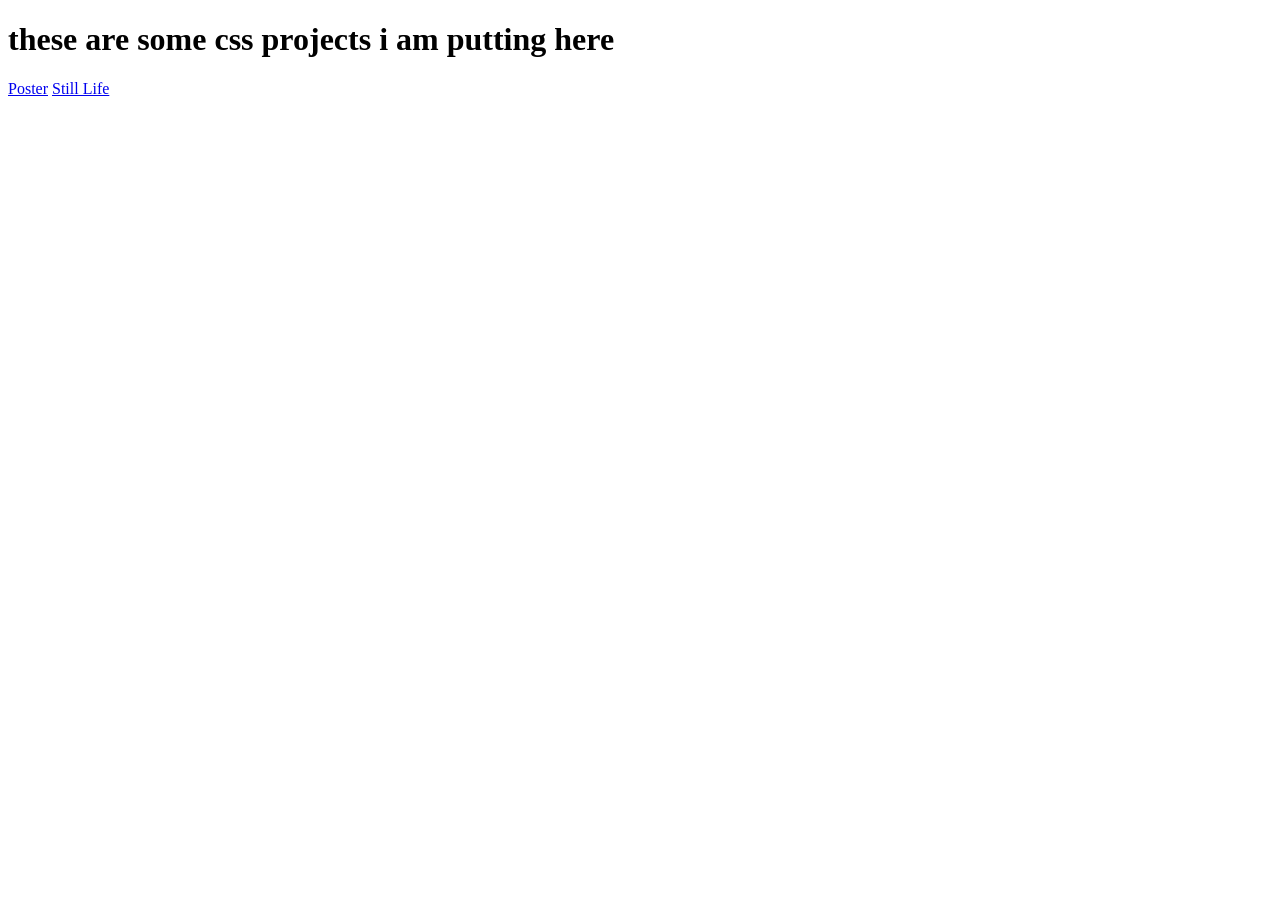
<file: index.html>
<!DOCTYPE html>
<html lang="en-US">
  <head>
    <title>CSSing</title>
    <style>
    </style>
  </head>
  <body>
    <h1>
      these are some css projects i am putting here
    </h1>
    <a href="poster/index.html" target="_blank">Poster</a>
    <a href="still-life/index.html" target="_blank">Still Life</a>
  </body>
</html>
</file>
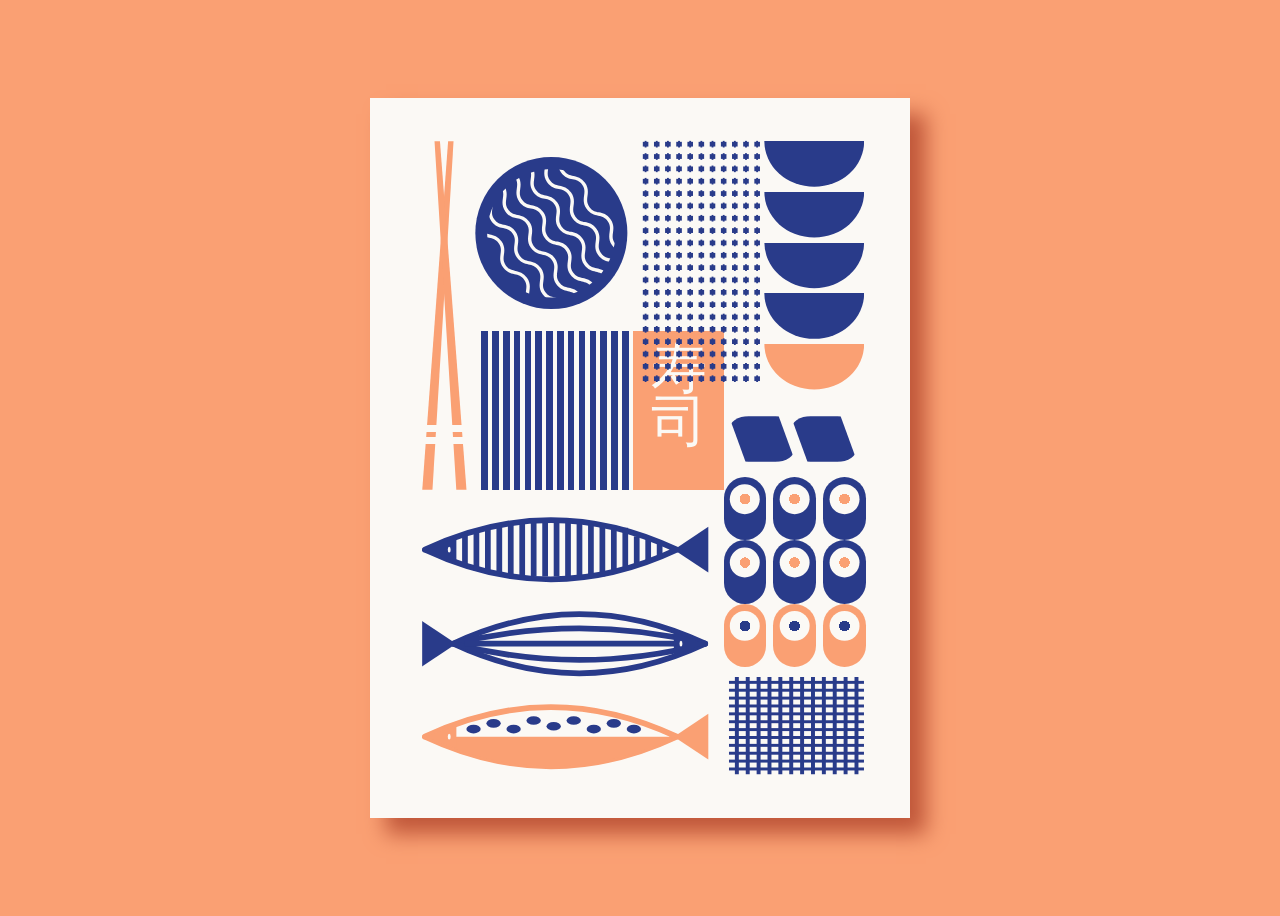
<file: poster/index.html>
<!DOCTYPE html>
<html lang="en-US">
  <head>
    <link href="styles.css" rel="stylesheet">
    
    <link rel="preconnect" href="https://fonts.googleapis.com">
    <link rel="preconnect" href="https://fonts.gstatic.com" crossorigin>
    <link href="https://fonts.googleapis.com/css2?family=Ma+Shan+Zheng&display=swap" rel="stylesheet">
    
    <title>Sushi Poster</title>
  </head>
  <body>
    <div class="paper">
      <div class="paper-items-box">
        <div class="sticks-box">
        <div class="stick" id="stick1"></div>
        <div class="stick" id="stick2"></div>
        <div class="highlight" id="highlight1"></div>
        <div class="highlight" id="highlight2"></div>
      </div>
      <div class="circle-box">
        <div class="circle"></div>
        <div class="squiggle-box"> 
          <!-- modified from https://thenounproject.com/icon/squiggle-3789934/ -->
          <svg class="squiggle" id="s1" xmlns="http://www.w3.org/2000/svg" x="0px" y="0px" width="80%" viewBox="0 0 100 125" style="enable-background:new 0 0 100 100;">
          <path fill="#fbf9f5" d="M89,46c-3.6425781,0-5.5224609,1.734375-7.1806641,3.2646484C80.2285156,50.7324219,78.8544922,52,75.9941406,52  s-4.234375-1.2675781-5.8251953-2.7353516C68.5107422,47.734375,66.6308594,46,62.9882812,46  c-3.640625,0-5.5195312,1.734375-7.1777344,3.265625C54.2216797,50.7324219,52.8486328,52,49.9912109,52  c-2.859375,0-4.2324219-1.2675781-5.8232422-2.7353516C42.5107422,47.734375,40.6308594,46,36.9902344,46  s-5.5195312,1.734375-7.1777344,3.265625C28.2236328,50.7324219,26.8505859,52,23.9931641,52  c-2.8564453,0-4.2285156-1.2675781-5.8173828-2.734375C16.5185547,47.7353516,14.6396484,46,11,46c-0.5527344,0-1,0.4472656-1,1  s0.4472656,1,1,1c2.8574219,0,4.2294922,1.2675781,5.8183594,2.734375C18.4755859,52.265625,20.3544922,54,23.9931641,54  c3.6396484,0,5.5185547-1.734375,7.1767578-3.2646484C32.7587891,49.2675781,34.1318359,48,36.9902344,48  c2.859375,0,4.2314453,1.2675781,5.8212891,2.734375C44.4697266,52.265625,46.3496094,54,49.9912109,54  c3.6396484,0,5.5185547-1.734375,7.1767578-3.2646484C58.7568359,49.2675781,60.1298828,48,62.9882812,48  c2.8603516,0,4.234375,1.2675781,5.8251953,2.7353516C70.4716797,52.265625,72.3515625,54,75.9941406,54  s5.5224609-1.734375,7.1806641-3.2646484C84.765625,49.2675781,86.1396484,48,89,48c0.5527344,0,1-0.4472656,1-1  S89.5527344,46,89,46z"/>
          </svg>
          <svg class="squiggle" id="s2" xmlns="http://www.w3.org/2000/svg" x="0px" y="0px" width="80%" viewBox="0 0 100 125" style="enable-background:new 0 0 100 100;">
          <path fill="#fbf9f5" d="M89,46c-3.6425781,0-5.5224609,1.734375-7.1806641,3.2646484C80.2285156,50.7324219,78.8544922,52,75.9941406,52  s-4.234375-1.2675781-5.8251953-2.7353516C68.5107422,47.734375,66.6308594,46,62.9882812,46  c-3.640625,0-5.5195312,1.734375-7.1777344,3.265625C54.2216797,50.7324219,52.8486328,52,49.9912109,52  c-2.859375,0-4.2324219-1.2675781-5.8232422-2.7353516C42.5107422,47.734375,40.6308594,46,36.9902344,46  s-5.5195312,1.734375-7.1777344,3.265625C28.2236328,50.7324219,26.8505859,52,23.9931641,52  c-2.8564453,0-4.2285156-1.2675781-5.8173828-2.734375C16.5185547,47.7353516,14.6396484,46,11,46c-0.5527344,0-1,0.4472656-1,1  s0.4472656,1,1,1c2.8574219,0,4.2294922,1.2675781,5.8183594,2.734375C18.4755859,52.265625,20.3544922,54,23.9931641,54  c3.6396484,0,5.5185547-1.734375,7.1767578-3.2646484C32.7587891,49.2675781,34.1318359,48,36.9902344,48  c2.859375,0,4.2314453,1.2675781,5.8212891,2.734375C44.4697266,52.265625,46.3496094,54,49.9912109,54  c3.6396484,0,5.5185547-1.734375,7.1767578-3.2646484C58.7568359,49.2675781,60.1298828,48,62.9882812,48  c2.8603516,0,4.234375,1.2675781,5.8251953,2.7353516C70.4716797,52.265625,72.3515625,54,75.9941406,54  s5.5224609-1.734375,7.1806641-3.2646484C84.765625,49.2675781,86.1396484,48,89,48c0.5527344,0,1-0.4472656,1-1  S89.5527344,46,89,46z"/>
          </svg>
          <svg class="squiggle" id="s3" xmlns="http://www.w3.org/2000/svg" x="0px" y="0px" width="80%" viewBox="0 0 100 125" style="enable-background:new 0 0 100 100;">
          <path fill="#fbf9f5" d="M89,46c-3.6425781,0-5.5224609,1.734375-7.1806641,3.2646484C80.2285156,50.7324219,78.8544922,52,75.9941406,52  s-4.234375-1.2675781-5.8251953-2.7353516C68.5107422,47.734375,66.6308594,46,62.9882812,46  c-3.640625,0-5.5195312,1.734375-7.1777344,3.265625C54.2216797,50.7324219,52.8486328,52,49.9912109,52  c-2.859375,0-4.2324219-1.2675781-5.8232422-2.7353516C42.5107422,47.734375,40.6308594,46,36.9902344,46  s-5.5195312,1.734375-7.1777344,3.265625C28.2236328,50.7324219,26.8505859,52,23.9931641,52  c-2.8564453,0-4.2285156-1.2675781-5.8173828-2.734375C16.5185547,47.7353516,14.6396484,46,11,46c-0.5527344,0-1,0.4472656-1,1  s0.4472656,1,1,1c2.8574219,0,4.2294922,1.2675781,5.8183594,2.734375C18.4755859,52.265625,20.3544922,54,23.9931641,54  c3.6396484,0,5.5185547-1.734375,7.1767578-3.2646484C32.7587891,49.2675781,34.1318359,48,36.9902344,48  c2.859375,0,4.2314453,1.2675781,5.8212891,2.734375C44.4697266,52.265625,46.3496094,54,49.9912109,54  c3.6396484,0,5.5185547-1.734375,7.1767578-3.2646484C58.7568359,49.2675781,60.1298828,48,62.9882812,48  c2.8603516,0,4.234375,1.2675781,5.8251953,2.7353516C70.4716797,52.265625,72.3515625,54,75.9941406,54  s5.5224609-1.734375,7.1806641-3.2646484C84.765625,49.2675781,86.1396484,48,89,48c0.5527344,0,1-0.4472656,1-1  S89.5527344,46,89,46z"/>
          </svg>
          <svg class="squiggle" id="s4" xmlns="http://www.w3.org/2000/svg" x="0px" y="0px" width="80%" viewBox="0 0 100 125" style="enable-background:new 0 0 100 100;">
          <path fill="#fbf9f5" d="M89,46c-3.6425781,0-5.5224609,1.734375-7.1806641,3.2646484C80.2285156,50.7324219,78.8544922,52,75.9941406,52  s-4.234375-1.2675781-5.8251953-2.7353516C68.5107422,47.734375,66.6308594,46,62.9882812,46  c-3.640625,0-5.5195312,1.734375-7.1777344,3.265625C54.2216797,50.7324219,52.8486328,52,49.9912109,52  c-2.859375,0-4.2324219-1.2675781-5.8232422-2.7353516C42.5107422,47.734375,40.6308594,46,36.9902344,46  s-5.5195312,1.734375-7.1777344,3.265625C28.2236328,50.7324219,26.8505859,52,23.9931641,52  c-2.8564453,0-4.2285156-1.2675781-5.8173828-2.734375C16.5185547,47.7353516,14.6396484,46,11,46c-0.5527344,0-1,0.4472656-1,1  s0.4472656,1,1,1c2.8574219,0,4.2294922,1.2675781,5.8183594,2.734375C18.4755859,52.265625,20.3544922,54,23.9931641,54  c3.6396484,0,5.5185547-1.734375,7.1767578-3.2646484C32.7587891,49.2675781,34.1318359,48,36.9902344,48  c2.859375,0,4.2314453,1.2675781,5.8212891,2.734375C44.4697266,52.265625,46.3496094,54,49.9912109,54  c3.6396484,0,5.5185547-1.734375,7.1767578-3.2646484C58.7568359,49.2675781,60.1298828,48,62.9882812,48  c2.8603516,0,4.234375,1.2675781,5.8251953,2.7353516C70.4716797,52.265625,72.3515625,54,75.9941406,54  s5.5224609-1.734375,7.1806641-3.2646484C84.765625,49.2675781,86.1396484,48,89,48c0.5527344,0,1-0.4472656,1-1  S89.5527344,46,89,46z"/>
          </svg>
          <svg class="squiggle" id="s5" xmlns="http://www.w3.org/2000/svg" x="0px" y="0px" width="80%" viewBox="0 0 100 125" style="enable-background:new 0 0 100 100;">
          <path fill="#fbf9f5" d="M89,46c-3.6425781,0-5.5224609,1.734375-7.1806641,3.2646484C80.2285156,50.7324219,78.8544922,52,75.9941406,52  s-4.234375-1.2675781-5.8251953-2.7353516C68.5107422,47.734375,66.6308594,46,62.9882812,46  c-3.640625,0-5.5195312,1.734375-7.1777344,3.265625C54.2216797,50.7324219,52.8486328,52,49.9912109,52  c-2.859375,0-4.2324219-1.2675781-5.8232422-2.7353516C42.5107422,47.734375,40.6308594,46,36.9902344,46  s-5.5195312,1.734375-7.1777344,3.265625C28.2236328,50.7324219,26.8505859,52,23.9931641,52  c-2.8564453,0-4.2285156-1.2675781-5.8173828-2.734375C16.5185547,47.7353516,14.6396484,46,11,46c-0.5527344,0-1,0.4472656-1,1  s0.4472656,1,1,1c2.8574219,0,4.2294922,1.2675781,5.8183594,2.734375C18.4755859,52.265625,20.3544922,54,23.9931641,54  c3.6396484,0,5.5185547-1.734375,7.1767578-3.2646484C32.7587891,49.2675781,34.1318359,48,36.9902344,48  c2.859375,0,4.2314453,1.2675781,5.8212891,2.734375C44.4697266,52.265625,46.3496094,54,49.9912109,54  c3.6396484,0,5.5185547-1.734375,7.1767578-3.2646484C58.7568359,49.2675781,60.1298828,48,62.9882812,48  c2.8603516,0,4.234375,1.2675781,5.8251953,2.7353516C70.4716797,52.265625,72.3515625,54,75.9941406,54  s5.5224609-1.734375,7.1806641-3.2646484C84.765625,49.2675781,86.1396484,48,89,48c0.5527344,0,1-0.4472656,1-1  S89.5527344,46,89,46z"/>
          </svg>
          <svg class="squiggle" id="s6" xmlns="http://www.w3.org/2000/svg" x="0px" y="0px" width="80%" viewBox="0 0 100 125" style="enable-background:new 0 0 100 100;">
          <path fill="#fbf9f5" d="M89,46c-3.6425781,0-5.5224609,1.734375-7.1806641,3.2646484C80.2285156,50.7324219,78.8544922,52,75.9941406,52  s-4.234375-1.2675781-5.8251953-2.7353516C68.5107422,47.734375,66.6308594,46,62.9882812,46  c-3.640625,0-5.5195312,1.734375-7.1777344,3.265625C54.2216797,50.7324219,52.8486328,52,49.9912109,52  c-2.859375,0-4.2324219-1.2675781-5.8232422-2.7353516C42.5107422,47.734375,40.6308594,46,36.9902344,46  s-5.5195312,1.734375-7.1777344,3.265625C28.2236328,50.7324219,26.8505859,52,23.9931641,52  c-2.8564453,0-4.2285156-1.2675781-5.8173828-2.734375C16.5185547,47.7353516,14.6396484,46,11,46c-0.5527344,0-1,0.4472656-1,1  s0.4472656,1,1,1c2.8574219,0,4.2294922,1.2675781,5.8183594,2.734375C18.4755859,52.265625,20.3544922,54,23.9931641,54  c3.6396484,0,5.5185547-1.734375,7.1767578-3.2646484C32.7587891,49.2675781,34.1318359,48,36.9902344,48  c2.859375,0,4.2314453,1.2675781,5.8212891,2.734375C44.4697266,52.265625,46.3496094,54,49.9912109,54  c3.6396484,0,5.5185547-1.734375,7.1767578-3.2646484C58.7568359,49.2675781,60.1298828,48,62.9882812,48  c2.8603516,0,4.234375,1.2675781,5.8251953,2.7353516C70.4716797,52.265625,72.3515625,54,75.9941406,54  s5.5224609-1.734375,7.1806641-3.2646484C84.765625,49.2675781,86.1396484,48,89,48c0.5527344,0,1-0.4472656,1-1  S89.5527344,46,89,46z"/>
          </svg>
          <svg class="squiggle" id="s7" xmlns="http://www.w3.org/2000/svg" x="0px" y="0px" width="80%" viewBox="0 0 100 125" style="enable-background:new 0 0 100 100;">
          <path fill="#fbf9f5" d="M89,46c-3.6425781,0-5.5224609,1.734375-7.1806641,3.2646484C80.2285156,50.7324219,78.8544922,52,75.9941406,52  s-4.234375-1.2675781-5.8251953-2.7353516C68.5107422,47.734375,66.6308594,46,62.9882812,46  c-3.640625,0-5.5195312,1.734375-7.1777344,3.265625C54.2216797,50.7324219,52.8486328,52,49.9912109,52  c-2.859375,0-4.2324219-1.2675781-5.8232422-2.7353516C42.5107422,47.734375,40.6308594,46,36.9902344,46  s-5.5195312,1.734375-7.1777344,3.265625C28.2236328,50.7324219,26.8505859,52,23.9931641,52  c-2.8564453,0-4.2285156-1.2675781-5.8173828-2.734375C16.5185547,47.7353516,14.6396484,46,11,46c-0.5527344,0-1,0.4472656-1,1  s0.4472656,1,1,1c2.8574219,0,4.2294922,1.2675781,5.8183594,2.734375C18.4755859,52.265625,20.3544922,54,23.9931641,54  c3.6396484,0,5.5185547-1.734375,7.1767578-3.2646484C32.7587891,49.2675781,34.1318359,48,36.9902344,48  c2.859375,0,4.2314453,1.2675781,5.8212891,2.734375C44.4697266,52.265625,46.3496094,54,49.9912109,54  c3.6396484,0,5.5185547-1.734375,7.1767578-3.2646484C58.7568359,49.2675781,60.1298828,48,62.9882812,48  c2.8603516,0,4.234375,1.2675781,5.8251953,2.7353516C70.4716797,52.265625,72.3515625,54,75.9941406,54  s5.5224609-1.734375,7.1806641-3.2646484C84.765625,49.2675781,86.1396484,48,89,48c0.5527344,0,1-0.4472656,1-1  S89.5527344,46,89,46z"/>
          </svg>
        </div>
      </div>
      <div class="dots-box"></div>
      <div class="ellipse-box">
        <div class="ellipse"></div>
        <div class="ellipse"></div>
        <div class="ellipse"></div>
        <div class="ellipse"></div>
        <div class="ellipse" id="peach-ellipse"></div>
      </div>
      <div class="lines-box">
        
          <div class="line"></div>
          <div class="line"></div>
          <div class="line"></div>
          <div class="line"></div>
          <div class="line"></div>
          <div class="line"></div>
          <div class="line"></div>
          <div class="line"></div>
          <div class="line"></div>
          <div class="line"></div>
          <div class="line"></div>
          <div class="line"></div>
          <div class="line"></div>
          <div class="line"></div>
        </div>
      <div class="text-box">
        <div class="letter" id="letter1">寿</div>
        <div class="letter" id="letter2">司</div></div>
      <div class="mako-box">
        <div class="mako" id="mako1">
          <div class="rice"></div>
        </div>
        <div class="mako" id="mako2">
          <div class="rice"></div>
        </div>
        </div>
      <div class="fishes-box">
        <div class="fish" id="fish1"> <!-- used https://editsvgcode.com/ to play with svg code --> 
          <svg width="97%" height="100%" viewBox="0 0 100 33.33" xmlns="http://www.w3.org/2000/svg">
          <path d="M 1 16.66 Q 45 -4 89 16.66
                   M 1 16.66 Q 45 37.33 89 16.66"
            stroke="#293b8a"
            stroke-width="2"
            stroke-linecap="round"
            fill="none"></path>
            <polygon
              points="88, 16.66 100, 8.66 100, 24.66"
              fill="#293b8a"/>
            <polygon
              points="1, 16.66 12, 12.66 12, 20.66"
              fill="#293b8a"/>
            <ellipse rx="0.5" ry="1" cx="9.5" cy="16.66"
            style="fill:#fbf9f5"/>
            <line x1="15" y1="11" x2="15" y2="22" 
                  stroke="#293b8a"
                  stroke-width="2"/>
            <line x1="19" y1="10" x2="19" y2="24" 
                  stroke="#293b8a"
                  stroke-width="2"/>
            <line x1="23" y1="9" x2="23" y2="25" 
                  stroke="#293b8a"
                  stroke-width="2"/>
            <line x1="27" y1="8" x2="27" y2="25" 
                  stroke="#293b8a"
                  stroke-width="2"/>
            <line x1="31" y1="8" x2="31" y2="26" 
                  stroke="#293b8a"
                  stroke-width="2"/>
            <line x1="35" y1="7" x2="35" y2="26" 
                  stroke="#293b8a"
                  stroke-width="2"/>
            <line x1="39" y1="7" x2="39" y2="26" 
                  stroke="#293b8a"
                  stroke-width="2"/>
            <line x1="43" y1="7" x2="43" y2="26" 
                  stroke="#293b8a"
                  stroke-width="2"/>
            <line x1="47" y1="7" x2="47" y2="26" 
                  stroke="#293b8a"
                  stroke-width="2"/>
            <line x1="51" y1="7" x2="51" y2="26" 
                  stroke="#293b8a"
                  stroke-width="2"/>
            <line x1="55" y1="7" x2="55" y2="26" 
                  stroke="#293b8a"
                  stroke-width="2"/>
            <line x1="59" y1="8" x2="59" y2="26" 
                  stroke="#293b8a"
                  stroke-width="2"/>
            <line x1="63" y1="8" x2="63" y2="26" 
                  stroke="#293b8a"
                  stroke-width="2"/>
            <line x1="67" y1="9" x2="67" y2="24" 
                  stroke="#293b8a"
                  stroke-width="2"/>
            <line x1="71" y1="9" x2="71" y2="23" 
                  stroke="#293b8a"
                  stroke-width="2"/>
            <line x1="75" y1="12" x2="75" y2="22" 
                  stroke="#293b8a"
                  stroke-width="2"/>
            <line x1="79" y1="13" x2="79" y2="21" 
                  stroke="#293b8a"
                  stroke-width="2"/>
            <line x1="83" y1="14" x2="83" y2="19" 
                  stroke="#293b8a"
                  stroke-width="2"/>
        </svg>
        </div>
        <div class="fish-box">
          <div class="fish" id="fish2">
            <svg width="97%" height="100%" viewBox="0 0 100 33.33" xmlns="http://www.w3.org/2000/svg">
              <path d="M 1 16.66 Q 45 -4 89 16.66
                   M 1 16.66 Q 45 37.33 89 16.66"
            stroke="#293b8a"
            stroke-width="2"
            stroke-linecap="round"
            fill="none"></path>
              <path d="M 1 16.66 Q 45 6 89 16.66"
                    stroke="#293b8a"
                    stroke-linecap="round"
                    fill="none"
                    stroke-width="2">
              </path>
              <path d="M 1 16.66 Q 45 28 89 16.66"
                    stroke="#293b8a"
                    stroke-linecap="round"
                    fill="none"
                    stroke-width="2">
              </path>
              <line x1="1" y1="16.66" x2="85" y2="16.66"
                    stroke="#293b8a"
                    stroke-width="2"/>
              <polygon
              points="88, 16.66 100, 8.66 100, 24.66"
              fill="#293b8a"/>
              <polygon
              points="1, 16.66 12, 12.66 12, 20.66"
              fill="#293b8a"/>
              <ellipse rx="0.5" ry="1" cx="9.5" cy="16.66"
            style="fill:#fbf9f5"/>
            </svg>
          </div>
        </div>
        <div class="fish-box">
          <div class="fish" id="fish3">
            <svg width="97%" height="100%" viewBox="0 0 100 33.33" xmlns="http://www.w3.org/2000/svg">
              <path d="M 1 16.66 Q 45 -4 89 16.66
                   M 1 16.66 Q 45 37.33 89 16.66"
                stroke="#faa073"
                stroke-width="2"
                stroke-linecap="round"
                fill="none"></path>
              <path d="M 1 16.66 Q 45 37.33 89 16.66"
                    fill="#faa073"></path>
              <polygon
                points="88, 16.66 100, 8.66 100, 24.66"
                fill="#faa073"/>
              <polygon
                points="1, 16.66 12, 12.66 12, 20.66"
                fill="#faa073"/>
              <ellipse rx="0.5" ry="1" cx="9.5" cy="16.66"
              style="fill:#fbf9f5"/>
              
              <ellipse rx="2.5" ry="1.5" cx="18" cy="14"
                      style="fill:#293b8a"/>
              <ellipse rx="2.5" ry="1.5" cx="25" cy="12"
                      style="fill:#293b8a"/>
              <ellipse rx="2.5" ry="1.5" cx="32" cy="14"
                      style="fill:#293b8a"/>
              <ellipse rx="2.5" ry="1.5" cx="39" cy="11"
                      style="fill:#293b8a"/>
              <ellipse rx="2.5" ry="1.5" cx="46" cy="13"
                      style="fill:#293b8a"/>
              <ellipse rx="2.5" ry="1.5" cx="53" cy="11"
                      style="fill:#293b8a"/>
              <ellipse rx="2.5" ry="1.5" cx="60" cy="14"
                      style="fill:#293b8a"/>
              <ellipse rx="2.5" ry="1.5" cx="67" cy="12"
                      style="fill:#293b8a"/>
              <ellipse rx="2.5" ry="1.5" cx="74" cy="14"
                      style="fill:#293b8a"/>
            </svg>
          </div>
        </div>
        </div>
      <div class="sushi-box">
        <div class="sushi">
          <div class="s-eye"></div>
        </div>
        <div class="sushi">
          <div class="s-eye"></div>
        </div>
        <div class="sushi">
          <div class="s-eye"></div>
        </div>
        <div class="sushi">
          <div class="s-eye"></div>
        </div>
        <div class="sushi">
          <div class="s-eye"></div>
        </div>
        <div class="sushi">
          <div class="s-eye"></div>
        </div>
        <div class="sushi" id="ps1">
          <div class="s-eye" id="se1"></div>
        </div>
        <div class="sushi" id="ps2">
          <div class="s-eye" id="se2"></div>
        </div>
        <div class="sushi" id="ps3">
          <div class="s-eye" id="se3"></div>
        </div>
        </div>
      <div class="grid-box"></div>
      </div>
    </div>
  </body>
</html>
</file>
<file: poster/styles.css>
:root {
  --poster-blue: #293b8a;
  --poster-peach: #faa073;
  --poster-white: #fbf9f5;
}

body {
  background-color: #faa073;
  height: 100vh;
  display: flex;
  justify-content: center;
}

.paper {
  background: #fbf9f5;
  margin: auto;
  aspect-ratio: 3/4;
  height: 80vh;
  display: flex;
  box-shadow: 1em 1em 20px #c0573a;
  position: relative; /* need this to make absolutes inside relative */
  z-index: -1;
}

.paper-items-box {
  position: relative;
  display: flex;
  background-color: #fbf9f5;
/*   background-color: antiquewhite; */
  width: 100%;
  margin: 8% 8% 8% 8%;
  z-index: 0
}

.sticks-box {
/*   background: red; */
  display: flex;
  position: relative;
  height: 55%;
  width: 15%;
  left: -1%;
}

.stick {
  position: relative;
  background: #faa073;
  height: 100%;
  width: 100%;
  z-index: 0;
}

#stick1 {
  clip-path: polygon(58% 0, 66% 0, 35% 100%, 20% 100%);
  position: absolute;
}

#stick2 {
  clip-path: polygon(38% 0, 46% 0, 85% 100%, 70% 100%);
  position: absolute;
}

.highlight{
  position: absolute;
  background: #fbf9f5;
  width: 100%;
  height: 2%;
}

#highlight1 {
  position: absolute;
  top: 81.5%;
}

#highlight2 {
  position: absolute;
  top: 85%;
}

.circle-box {
/*   background: green; */
  position: relative;
  top: 2%;
  aspect-ratio: 1;
  height: 25%;
  left: -2%;
}

.circle {
  background: #293b8a;
  width: 100%;
  height: 100%;
  clip-path: circle(48%);
  padding-left: 0px;
}

.squiggle-box {
/*   background: red; */
  clip-path: circle(45%);
  position: absolute;
  width: 90%;
  height: 90%;
  top: 5%;
  left: 5%;
  display: flex;
  flex-direction: column;
  transform: rotate(55deg);
  z-index: 1;
}

.squiggle {
  top: 5%;
  left: -10%;
  position: relative;
  background: polygon(0 35%, 100% 35%, 100% 45%, 0 45%);
  flex-shrink: 0;
  margin-top: -50%;
  margin-bottom: -88%;
  width: 120%;
}

.dots-box { 
  position: relative;
  top: -0.5%;
  height: 39%;
/*   aspect-ratio: 2/4; */
  width: 27.5%;
  /* tweaked https://www.magicpattern.design/tools/css-grid-backgrounds grid pattern below */
  opacity: 1;
  background-image: radial-gradient(circle, #293b8a 37%, transparent 1px);
  background-size: 9% 5%; 
}

.ellipse-box{
/*   background: purple; */
  height: 40%;
  width: 22%;
  position: relative;
  display: block;
  align-items: center;
  justify-content: center;
}

.ellipse {
/*   margin-top: 5px; */
  position: relative;
  background: #293b8a;
  width: 100%;
  height: 20%;
  clip-path: ellipse(50% 90% at top);
}

#peach-ellipse {
  background: #faa073;
}

.lines-box {
/*   background: purple; */
  position: absolute;
  left: 15%;
  top: 30%; 
  height: 25%;
  width: 32.5%;
  z-index: 0;
  display: flex;
  justify-content: space-between;
}

.line {
  position: relative;
  height: 100%;
  background: #293b8a;
  width: 4.5%;
}

.text-box {
  position: absolute;
  background: #faa073;
  top: 30%;
  left: 48.5%;
  z-index: -1;
  height: 25%;
  width: 20%;
  
  color: #fbf9f5;
/*   font-size: 3.5rem; */
  font-size: 350%;
}

.letter {
  position: relative;
  display: flex;
  background: red;
  align-items: center; 
  justify-content: center; 
  background-color: transparent;
/*   font-family: "Ma Shan Zheng"; */
}

#letter2 {
  top: -15%;
}

#letter1 {
  top: 0%;
}

.mako-box {
  position: absolute;
/*   background: green; */
  top: 39%;
  left: 67.5%;
  height: 16%;
  width: 32.5%;
  display: flex;
  justify-content: space-around;
  align-items: center;
}

.mako {
  position: relative;
  width: 45%;
  height: 45%;
  clip-path: polygon(0 0, 75% 0, 100% 100%, 25% 100%);
  border-radius: 30%;
  background: #293b8a;

/*   width: 40%;
  height: 40%;
  border-radius: 15%; */
}

#mako1{
  
  position: relative;
  left: 4%;
}

#mako2{
  position: relative;
  left: -4%;
}

.rice {
/*   position: absolute;
  top: 50%;
  left: 30%;
  height: 40%;
  width: 55%;
  border-radius: 20%;
  background: #fbf9f5; */
  
}

.fishes-box {
  position: absolute;
/*   background: green; */
/*   height: 45%; */
  width: 68.5%;
  top: 57%;
  left: 2%;
/*   display: flex; */
}

.fish {
  position: relative;
/*   background: red; */
  top: 5%;
  width: 95%;
  height: 33.33%;
  margin-bottom: -2%;
}

#fish2 {
  transform: scaleX(-1);
  position: relative;
  left: -3%;
}

.sushi-box {
  position: absolute;
/*   background: red; */
  top: 53%;
  left: 67.6%;
  height: 30%;
  width: 33%;
  display: grid;
  grid-template-columns: 1fr 1fr 1fr;
  grid-template-rows: 1fr 1fr 1fr;

  place-items: center; /* center grid items */
  z-index: -2;
}

.sushi {
  position: relative;
  background: #293b8a;
  height: 100%;
  width: 85%;
  border-radius: 30px;
}

.s-eye {
  height: 50%;
  clip-path: circle(40%);
  position: relative;
  top: 10%;
  background: radial-gradient(circle, #faa073 20%, #fbf9f5 20%);
  --poster-peach: #faa073;
  --poster-white: #fbf9f5;
  
}

#se1, #se2, #se3 {
  background: radial-gradient(circle, #293b8a 20%, #fbf9f5 20%);
}

#ps1, #ps2, #ps3{
  background: #faa073;
}

.grid-box {
  position: absolute;
/*   background: purple; */
  left: 68.5%;
  top: 84%;
  height: 16.5%;
  width: 32%;
/*   background-color: white; */
  background-image: linear-gradient(90deg,rgba(41, 59, 138, 1) 40%, transparent 1px), linear-gradient(180deg,rgba(41, 59, 138, 1) 40%, transparent 1px);
  background-size: 7.5% 7.5%;
  clip-path: inset(3.5% 3.5% 3.5% 3.5%);
}
</file>
